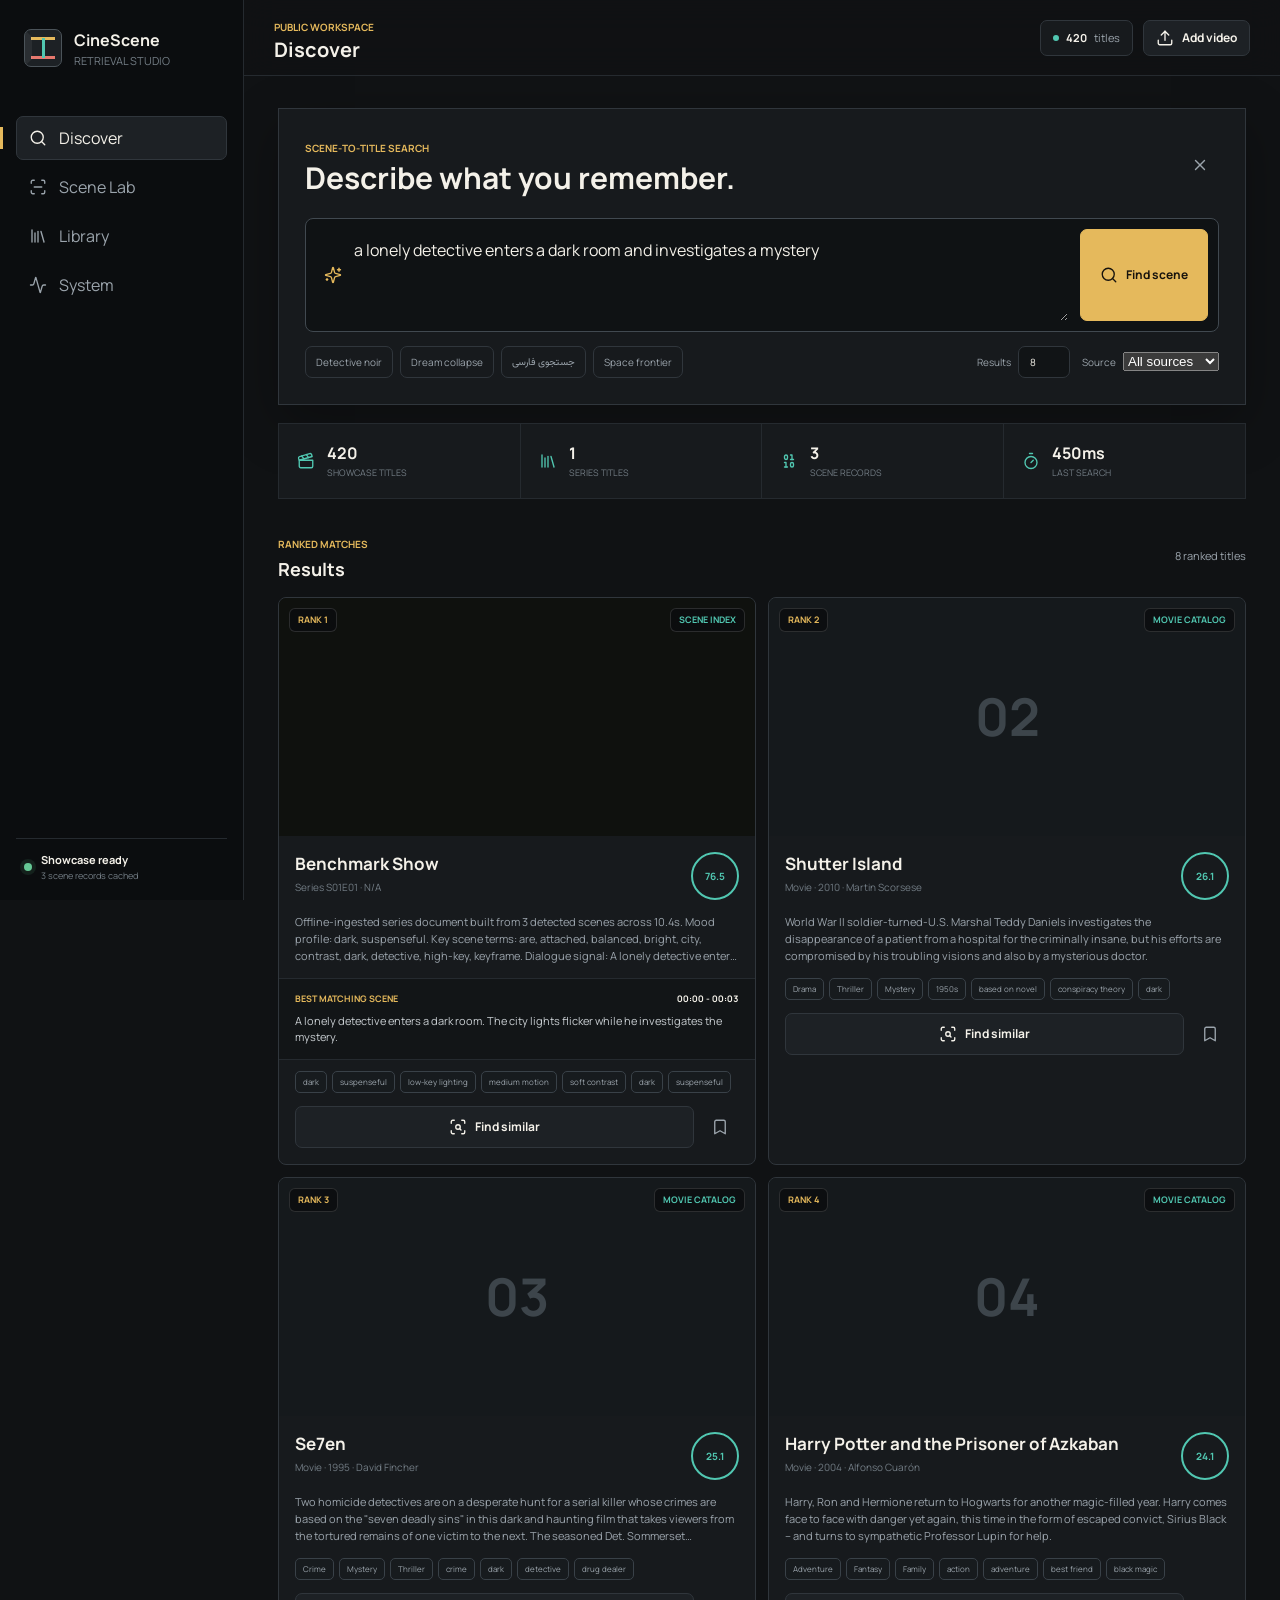
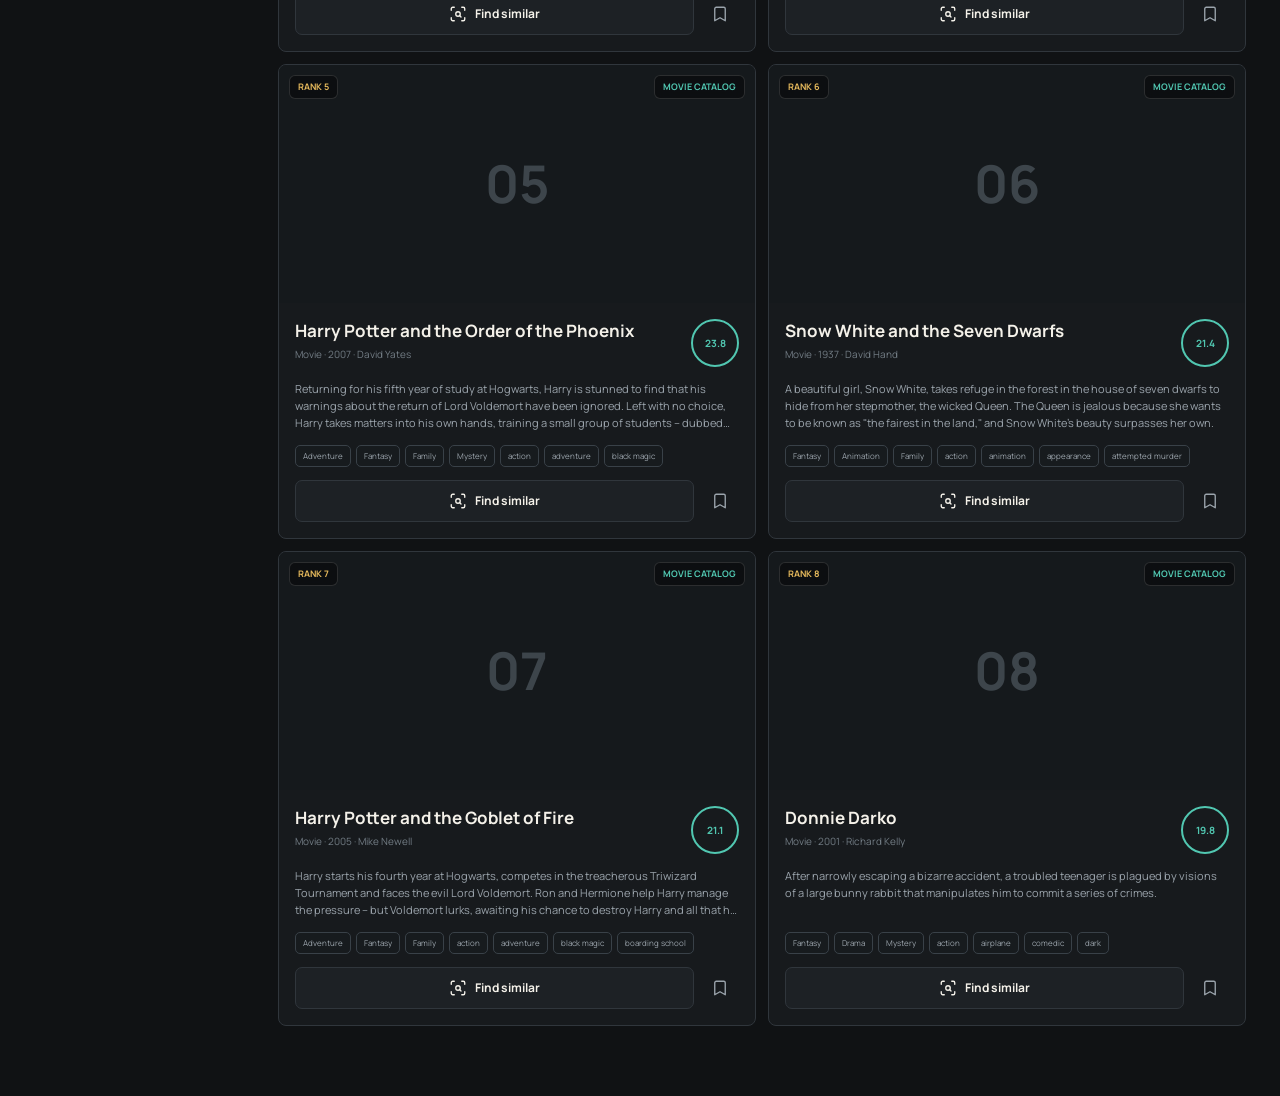
<file: index.html>
<!doctype html>
<html lang="en">
  <head>
    <meta charset="utf-8" />
    <meta name="viewport" content="width=device-width, initial-scale=1" />
    <meta name="theme-color" content="#101214" />
    <meta name="description" content="CineScene retrieves movies and series from a remembered scene." />
    <title>CineScene Retrieval Studio</title>
    <link rel="manifest" href="./manifest.webmanifest" />
    <link rel="icon" href="./assets/icon.svg" type="image/svg+xml" />
    <link rel="apple-touch-icon" href="./assets/icon.svg" />
  <link rel="stylesheet" href="./assets/styles.css?v=20260714-studio-v7" />
  </head>
  <body>
    <div class="app-shell">
      <aside class="sidebar" id="sidebar">
        <a class="brand" href="#discover" data-view-link="discover" aria-label="CineScene home">
          <span class="brand-mark" aria-hidden="true"><span></span></span>
          <span class="brand-copy"><strong>CineScene</strong><small>Retrieval Studio</small></span>
        </a>

        <nav class="primary-nav" aria-label="Workspace">
          <button class="nav-item active" type="button" data-view-link="discover">
            <i data-lucide="search"></i><span>Discover</span>
          </button>
          <button class="nav-item" type="button" data-view-link="scenes">
            <i data-lucide="scan-line"></i><span>Scene Lab</span>
          </button>
          <button class="nav-item" type="button" data-view-link="library">
            <i data-lucide="library"></i><span>Library</span>
          </button>
          <button class="nav-item" type="button" data-view-link="system">
            <i data-lucide="activity"></i><span>System</span>
          </button>
        </nav>

        <div class="sidebar-status">
          <span class="status-dot" id="statusDot"></span>
          <div><strong id="sidebarStatus">Loading catalog</strong><small id="sidebarModel">Public PWA showcase</small></div>
          <button class="icon-button ghost" id="installButton" type="button" title="Install app" aria-label="Install app" hidden>
            <i data-lucide="download"></i>
          </button>
        </div>
      </aside>

      <div class="app-main">
        <header class="topbar">
          <button class="icon-button mobile-menu" id="mobileMenuButton" type="button" aria-label="Open navigation">
            <i data-lucide="menu"></i>
          </button>
          <div><span class="eyebrow">Public workspace</span><h1 id="viewTitle">Discover</h1></div>
          <div class="topbar-actions">
            <div class="engine-chip"><span></span><b id="metricCatalog">-</b> titles</div>
            <button class="button secondary compact" type="button" data-view-link="scenes">
              <i data-lucide="upload"></i><span>Add video</span>
            </button>
          </div>
        </header>

        <main class="content">
          <section class="view active" id="discoverView" data-view="discover">
            <div class="search-stage">
              <div class="search-heading">
                <div><span class="section-kicker">Scene-to-title search</span><h2>Describe what you remember.</h2></div>
                <button class="icon-button ghost" id="clearButton" type="button" title="Clear search" aria-label="Clear search"><i data-lucide="x"></i></button>
              </div>
              <div class="query-composer">
                <i data-lucide="sparkles"></i>
                <textarea id="queryInput" rows="3" dir="auto" placeholder="A detective enters a dark room while the city lights flicker outside..."></textarea>
                <button class="button primary search-button" id="searchButton" type="button"><i data-lucide="search"></i><span>Find scene</span></button>
              </div>
              <div class="search-tools">
                <div class="prompt-list" aria-label="Example searches">
                  <button type="button" data-query="a lonely detective enters a dark room and investigates a mystery">Detective noir</button>
                  <button type="button" data-query="a dream collapses while people run through a rotating hallway">Dream collapse</button>
                  <button type="button" data-query="کارآگاهی تنها وارد اتاقی تاریک می شود و دنبال سرنخ می گردد">جستجوی فارسی</button>
                  <button type="button" data-query="space adventure with an alien civilization and a distant moon">Space frontier</button>
                </div>
                <div class="search-settings">
                  <label>Results <input id="topKInput" type="number" min="3" max="20" value="8" /></label>
                  <label>Source
                    <select id="sourceFilter">
                      <option value="all">All sources</option>
                      <option value="offline">Scene index</option>
                      <option value="movies">Movies</option>
                      <option value="series">Series</option>
                    </select>
                  </label>
                </div>
              </div>
            </div>

            <div class="stat-strip" aria-label="Catalog summary">
              <div><i data-lucide="clapperboard"></i><span><strong id="metricIndexed">-</strong><small>showcase titles</small></span></div>
              <div><i data-lucide="library"></i><span><strong id="metricOffline">-</strong><small>series titles</small></span></div>
              <div><i data-lucide="binary"></i><span><strong id="metricScenes">-</strong><small>scene records</small></span></div>
              <div><i data-lucide="timer"></i><span><strong id="metricLatency">-</strong><small>last search</small></span></div>
            </div>

            <section class="results-section">
              <div class="section-header">
                <div><span class="section-kicker">Ranked matches</span><h3>Results</h3></div>
                <span class="count-label" id="resultMeta">Ready</span>
              </div>
              <div id="results" class="results-grid empty-results">
                <div class="empty-visual"><i data-lucide="scan-search"></i></div>
                <strong>Search by dialogue, action, mood, or a visual memory.</strong>
                <span>Processed media includes scene frames, timestamps, subtitles, and visual descriptions.</span>
              </div>
            </section>
          </section>

          <section class="view" id="scenesView" data-view="scenes">
            <div class="page-heading">
              <div><span class="section-kicker">Offline intelligence</span><h2>Scene Lab</h2></div>
              <div class="health-badge showcase"><span></span>Public showcase mode</div>
            </div>

            <div class="lab-layout">
              <section class="tool-panel upload-panel">
                <div class="panel-heading"><span>01</span><div><h3>Media source</h3><small>Video and subtitle tracks</small></div></div>
                <div class="drop-zone" id="videoDropZone" tabindex="0" role="button">
                  <input id="videoInput" type="file" accept="video/mp4,video/x-matroska,video/webm,video/quicktime,video/*" hidden />
                  <div class="drop-icon"><i data-lucide="file-video-2"></i></div>
                  <strong id="videoDropTitle">Drop a video here</strong>
                  <span id="videoDropMeta">MP4, MKV, MOV, AVI, WEBM</span>
                  <button class="button secondary compact" type="button" id="chooseVideoButton"><i data-lucide="folder-open"></i>Browse</button>
                </div>
                <div class="file-row" id="selectedVideo" hidden>
                  <i data-lucide="film"></i><div><strong></strong><span></span></div>
                  <button class="icon-button ghost" id="removeVideoButton" type="button" aria-label="Remove video"><i data-lucide="trash-2"></i></button>
                </div>
                <label class="field-label">Subtitle tracks
                  <input id="subtitleInput" type="file" accept=".srt,.vtt" multiple />
                </label>
                <button class="button primary full-width" id="previewVideoButton" type="button" disabled><i data-lucide="play"></i><span>Preview selected media</span></button>
                <div class="notice">
                  The public PWA can preview a local file without uploading it. Full scene detection, speech transcription, BLIP captioning, and FAISS indexing run in the repository's FastAPI Studio.
                </div>
              </section>

              <section class="tool-panel pipeline-panel">
                <div class="panel-heading"><span>02</span><div><h3>Intelligence pipeline</h3><small>Implemented in the local runtime</small></div></div>
                <ol class="pipeline-steps">
                  <li class="ready"><span><i data-lucide="scissors"></i></span><div><strong>Adaptive scene boundaries</strong><small>PySceneDetect with OpenCV fallback</small></div></li>
                  <li class="ready"><span><i data-lucide="captions"></i></span><div><strong>Dialogue recovery</strong><small>SRT, VTT, embedded tracks, or faster-whisper</small></div></li>
                  <li class="ready"><span><i data-lucide="image"></i></span><div><strong>Visual understanding</strong><small>BLIP keyframe captions and visual tags</small></div></li>
                  <li class="ready"><span><i data-lucide="binary"></i></span><div><strong>Scene vectors</strong><small>Independent FAISS vector per scene</small></div></li>
                  <li class="ready"><span><i data-lucide="circle-check"></i></span><div><strong>Search ready</strong><small>Movie title, timestamp, transcript, and frame</small></div></li>
                </ol>
              </section>
            </div>

            <section class="timeline-section">
              <div class="section-header"><div><span class="section-kicker">Processed examples</span><h3>Scene timeline</h3></div></div>
              <div id="sceneTimeline" class="media-timeline empty-inline">Loading processed scenes...</div>
            </section>
          </section>

          <section class="view" id="libraryView" data-view="library">
            <div class="page-heading"><div><span class="section-kicker">Browser memory</span><h2>Library</h2></div></div>
            <div class="library-grid">
              <section><div class="section-header"><div><span class="section-kicker">Recent</span><h3>Search history</h3></div></div><div class="library-list" id="historyList"></div></section>
              <section><div class="section-header"><div><span class="section-kicker">Saved</span><h3>Favorites</h3></div></div><div class="library-list" id="favoriteList"></div></section>
            </div>
          </section>

          <section class="view" id="systemView" data-view="system">
            <div class="page-heading"><div><span class="section-kicker">Architecture</span><h2>System</h2></div><span class="status-pill" id="statusPill">Loading catalog</span></div>
            <div class="system-grid">
              <div class="system-card"><span>Public mode</span><strong>Installable PWA</strong><small>Static catalog search and offline app shell</small></div>
              <div class="system-card"><span>Production retrieval</span><strong>Dual FAISS</strong><small>Movie-level and scene-level vector indexes</small></div>
              <div class="system-card"><span>Scene detector</span><strong>AdaptiveDetector</strong><small>Content-aware cuts with bounded scene durations</small></div>
              <div class="system-card"><span>Media intelligence</span><strong>Subtitle + Vision</strong><small>FFmpeg, faster-whisper, and BLIP</small></div>
            </div>
            <section class="diagnostic-panel">
              <div class="section-header"><div><span class="section-kicker">Deployment note</span><h3>Runtime boundary</h3></div></div>
              <p>GitHub Pages hosts this installable showcase. The full upload and GPU pipeline is available from the same interface when the FastAPI backend is running locally or on a Python server.</p>
            </section>
          </section>
        </main>
      </div>
    </div>

    <dialog id="playerDialog" class="player-dialog">
      <div class="player-topbar"><div><strong id="playerTitle">Local media preview</strong><span id="playerTimecode">Browser-only playback</span></div><button class="icon-button ghost" id="closePlayerButton" type="button" aria-label="Close player"><i data-lucide="x"></i></button></div>
      <video id="scenePlayer" controls preload="metadata"></video>
      <div class="player-caption" id="playerCaption">The selected file remains on this device.</div>
    </dialog>

    <div class="toast-region" id="toastRegion" aria-live="polite"></div>
    <script src="./assets/lucide.min.js?v=0.468.0"></script>
  <script src="./assets/app.js?v=20260714-studio-v7"></script>
  </body>
</html>
</file>
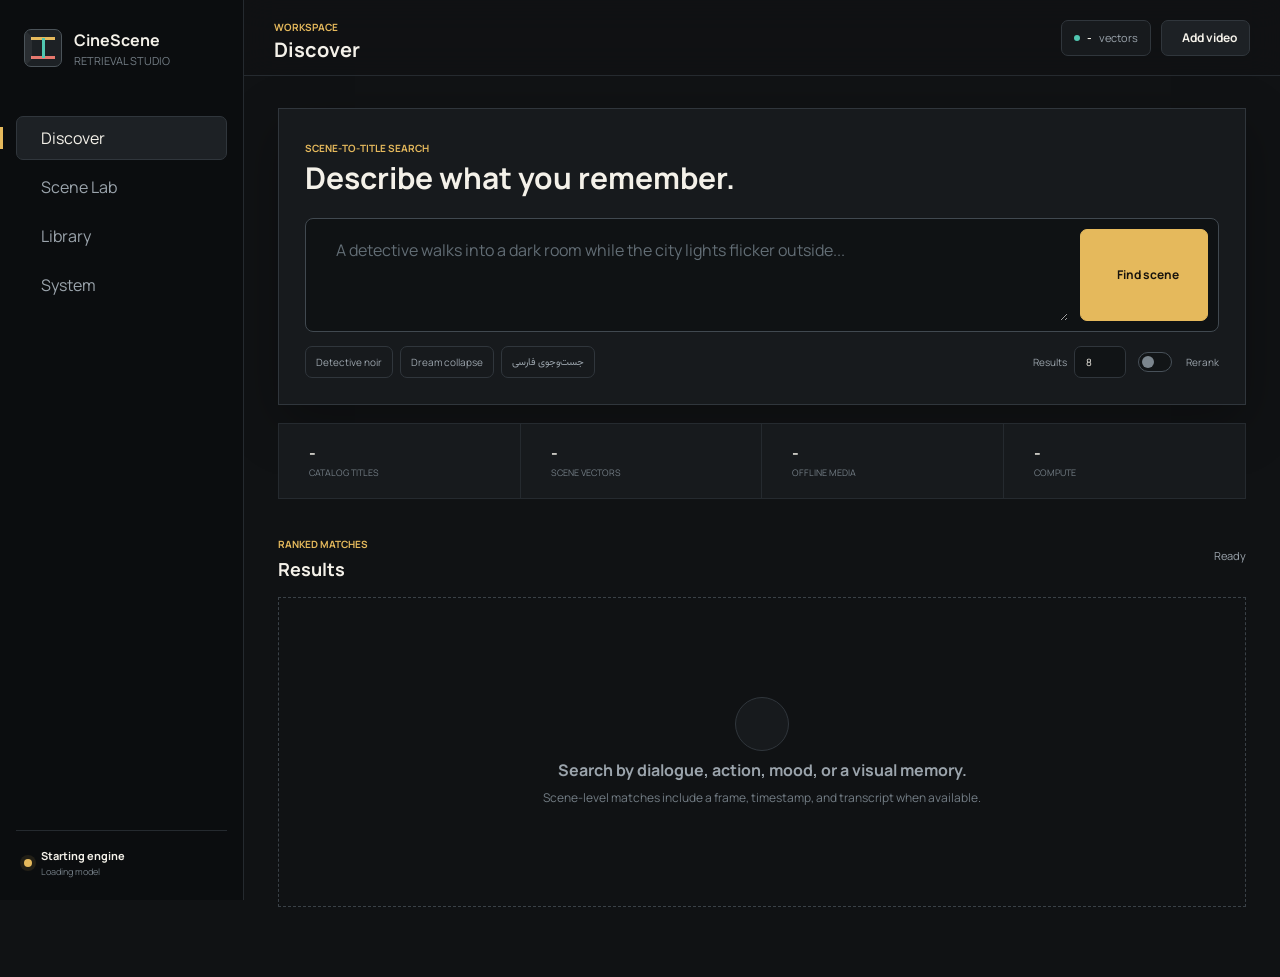
<file: frontend/index.html>
<!doctype html>
<html lang="en">
  <head>
    <meta charset="utf-8" />
    <meta name="viewport" content="width=device-width, initial-scale=1" />
    <meta name="theme-color" content="#101214" />
    <title>CineScene Studio</title>
    <link rel="icon" href="/assets/icon.svg" type="image/svg+xml" />
    <link rel="stylesheet" href="/assets/styles.css?v=20260714-studio-v4" />
  </head>
  <body>
    <div class="app-shell">
      <aside class="sidebar">
        <a class="brand" href="#discover" data-view-link="discover" aria-label="CineScene home">
          <span class="brand-mark" aria-hidden="true"><span></span></span>
          <span class="brand-copy"><strong>CineScene</strong><small>Retrieval Studio</small></span>
        </a>

        <nav class="primary-nav" aria-label="Workspace">
          <button class="nav-item active" type="button" data-view-link="discover">
            <i data-lucide="search"></i><span>Discover</span>
          </button>
          <button class="nav-item" type="button" data-view-link="ingest">
            <i data-lucide="scan-line"></i><span>Scene Lab</span><b id="activeJobBadge" hidden>1</b>
          </button>
          <button class="nav-item" type="button" data-view-link="library">
            <i data-lucide="library"></i><span>Library</span>
          </button>
          <button class="nav-item" type="button" data-view-link="system">
            <i data-lucide="activity"></i><span>System</span>
          </button>
        </nav>

        <div class="sidebar-status">
          <span class="status-dot" id="statusDot"></span>
          <div><strong id="sidebarStatus">Starting engine</strong><small id="sidebarModel">Loading model</small></div>
          <button class="icon-button ghost" id="reloadButton" type="button" title="Reload engine" aria-label="Reload engine">
            <i data-lucide="refresh-cw"></i>
          </button>
        </div>
      </aside>

      <div class="app-main">
        <header class="topbar">
          <button class="icon-button mobile-menu" id="mobileMenuButton" type="button" aria-label="Open navigation">
            <i data-lucide="menu"></i>
          </button>
          <div><span class="eyebrow">Workspace</span><h1 id="viewTitle">Discover</h1></div>
          <div class="topbar-actions">
            <div class="engine-chip"><span></span><b id="engineVectorCount">-</b> vectors</div>
            <button class="button secondary compact" type="button" data-view-link="ingest">
              <i data-lucide="upload"></i><span>Add video</span>
            </button>
          </div>
        </header>

        <main class="content">
          <section class="view active" id="discoverView" data-view="discover">
            <div class="search-stage">
              <div class="search-heading">
                <div><span class="section-kicker">Scene-to-title search</span><h2>Describe what you remember.</h2></div>
                <button class="icon-button ghost" id="clearButton" type="button" title="Clear search" aria-label="Clear search">
                  <i data-lucide="x"></i>
                </button>
              </div>
              <div class="query-composer">
                <i data-lucide="sparkles"></i>
                <textarea id="queryInput" rows="3" dir="auto" placeholder="A detective walks into a dark room while the city lights flicker outside..."></textarea>
                <button class="button primary search-button" id="searchButton" type="button">
                  <i data-lucide="search"></i><span>Find scene</span>
                </button>
              </div>
              <div class="search-tools">
                <div class="prompt-list" aria-label="Example searches">
                  <button type="button" data-query="a lonely detective enters a dark room and investigates a mystery">Detective noir</button>
                  <button type="button" data-query="a dream collapses while people run through a rotating hallway">Dream collapse</button>
                  <button type="button" data-query="کارآگاهی تنها وارد اتاقی تاریک می‌شود و دنبال سرنخ می‌گردد">جست‌وجوی فارسی</button>
                </div>
                <div class="search-settings">
                  <label>Results <input id="topKInput" type="number" min="1" max="20" value="8" /></label>
                  <label class="switch"><input id="rerankInput" type="checkbox" /><span></span>Rerank</label>
                </div>
              </div>
            </div>

            <div class="stat-strip" aria-label="Index summary">
              <div><i data-lucide="clapperboard"></i><span><strong id="metricIndexed">-</strong><small>catalog titles</small></span></div>
              <div><i data-lucide="scan-line"></i><span><strong id="metricScenes">-</strong><small>scene vectors</small></span></div>
              <div><i data-lucide="hard-drive"></i><span><strong id="metricOffline">-</strong><small>offline media</small></span></div>
              <div><i data-lucide="cpu"></i><span><strong id="metricCuda">-</strong><small>compute</small></span></div>
            </div>

            <section class="results-section">
              <div class="section-header">
                <div><span class="section-kicker">Ranked matches</span><h3>Results</h3></div>
                <span class="count-label" id="resultCount">Ready</span>
              </div>
              <div id="results" class="results-grid empty-results">
                <div class="empty-visual"><i data-lucide="scan-search"></i></div>
                <strong>Search by dialogue, action, mood, or a visual memory.</strong>
                <span>Scene-level matches include a frame, timestamp, and transcript when available.</span>
              </div>
            </section>
          </section>

          <section class="view" id="ingestView" data-view="ingest">
            <div class="page-heading">
              <div><span class="section-kicker">Offline intelligence</span><h2>Scene Lab</h2></div>
              <div class="health-badge" id="crawlerHealth"><span></span>Checking pipeline</div>
            </div>

            <div class="lab-layout">
              <section class="tool-panel upload-panel">
                <div class="panel-heading"><span>01</span><div><h3>Media source</h3><small>Video and subtitle tracks</small></div></div>
                <form id="ingestForm">
                  <div class="drop-zone" id="videoDropZone" tabindex="0" role="button">
                    <input id="videoInput" type="file" accept="video/mp4,video/x-matroska,video/webm,video/quicktime,video/*" hidden />
                    <div class="drop-icon"><i data-lucide="file-video-2"></i></div>
                    <strong id="videoDropTitle">Drop a video here</strong>
                    <span id="videoDropMeta">MP4, MKV, MOV, AVI, WEBM</span>
                    <button class="button secondary compact" type="button" id="chooseVideoButton"><i data-lucide="folder-open"></i>Browse</button>
                  </div>

                  <div class="file-row" id="selectedVideo" hidden>
                    <i data-lucide="film"></i><div><strong></strong><span></span></div>
                    <button class="icon-button ghost" id="removeVideoButton" type="button" aria-label="Remove video"><i data-lucide="trash-2"></i></button>
                  </div>

                  <label class="field-label">Title or episode name
                    <input id="movieTitleInput" type="text" placeholder="Auto-detected from filename" />
                  </label>

                  <div class="subtitle-picker">
                    <input id="subtitleInput" type="file" accept=".srt,.vtt" multiple hidden />
                    <div><strong>Subtitle tracks</strong><span id="subtitleSummary">No sidecar selected</span></div>
                    <button class="button secondary compact" id="chooseSubtitleButton" type="button"><i data-lucide="captions"></i>Add</button>
                  </div>
                  <div class="file-stack" id="subtitleList"></div>

                  <div class="analysis-mode">
                    <span>Analysis profile</span>
                    <div class="segmented-control" role="group">
                      <button class="active" type="button" data-analysis-mode="balanced">Balanced</button>
                      <button type="button" data-analysis-mode="deep">Deep vision</button>
                    </div>
                  </div>

                  <div class="option-list">
                    <label class="option-row"><span><i data-lucide="captions"></i><b>Embedded subtitles</b><small>Extract subtitle streams with FFmpeg</small></span><input id="embeddedSubtitleInput" type="checkbox" checked /></label>
                    <label class="option-row"><span><i data-lucide="audio-lines"></i><b>Speech transcription</b><small>Generate timed text when subtitles are absent</small></span><input id="transcribeInput" type="checkbox" /></label>
                    <label class="option-row"><span><i data-lucide="image"></i><b>Visual captioning</b><small>Describe keyframes with the vision model</small></span><input id="visionInput" type="checkbox" /></label>
                  </div>

                  <details class="advanced-options">
                    <summary>Scene detection controls <i data-lucide="chevron-down"></i></summary>
                    <div class="control-grid">
                      <label>Minimum scene <span><input id="uploadMinSceneInput" type="range" min="1" max="20" step="1" value="4" /><output id="uploadMinSceneValue">4s</output></span></label>
                      <label>Maximum scene <span><input id="uploadMaxSceneInput" type="range" min="15" max="120" step="5" value="45" /><output id="uploadMaxSceneValue">45s</output></span></label>
                      <label>Cut sensitivity <span><input id="uploadThresholdInput" type="range" min="0.1" max="0.8" step="0.05" value="0.35" /><output id="uploadThresholdValue">0.35</output></span></label>
                      <label>Sample rate <span><input id="uploadFpsInput" type="range" min="0.5" max="5" step="0.5" value="2" /><output id="uploadFpsValue">2 fps</output></span></label>
                    </div>
                  </details>

                  <button class="button primary full-width" id="startAnalysisButton" type="submit" disabled>
                    <i data-lucide="scan-line"></i><span>Analyze and index video</span>
                  </button>
                </form>
              </section>

              <section class="tool-panel pipeline-panel">
                <div class="panel-heading"><span>02</span><div><h3>Live pipeline</h3><small id="pipelineSummary">Waiting for media</small></div></div>
                <div class="job-progress" id="jobPanel" hidden>
                  <div class="progress-header"><strong id="jobTitle">Preparing media</strong><b id="jobPercent">0%</b></div>
                  <div class="progress-track"><span id="jobBar"></span></div>
                  <span id="jobStatus">Queued</span>
                </div>
                <ol class="pipeline-steps" id="pipelineSteps">
                  <li data-stage="uploaded"><span><i data-lucide="upload-cloud"></i></span><div><strong>Upload</strong><small>Video and subtitle tracks</small></div></li>
                  <li data-stage="scene_detection"><span><i data-lucide="scissors"></i></span><div><strong>Scene boundaries</strong><small>Adaptive content detection</small></div></li>
                  <li data-stage="scene_records_ready"><span><i data-lucide="captions"></i></span><div><strong>Scene intelligence</strong><small>Dialogue, keyframes, mood, vision</small></div></li>
                  <li data-stage="scene_index"><span><i data-lucide="binary"></i></span><div><strong>Vector index</strong><small>One embedding per scene</small></div></li>
                  <li data-stage="ready"><span><i data-lucide="circle-check"></i></span><div><strong>Search ready</strong><small>Available in Discover</small></div></li>
                </ol>

                <div class="pipeline-metrics">
                  <div><strong id="crawlerDocs">-</strong><span>titles</span></div>
                  <div><strong id="crawlerScenes">-</strong><span>scenes</span></div>
                  <div><strong id="crawlerFrames">-</strong><span>frames</span></div>
                </div>
                <div class="notice" id="crawlerNotice">Pipeline is ready.</div>
              </section>
            </div>

            <section class="timeline-section">
              <div class="section-header">
                <div><span class="section-kicker">Processed media</span><h3>Scene timeline</h3></div>
                <button class="icon-button ghost" id="refreshCrawlerButton" type="button" title="Refresh timeline" aria-label="Refresh timeline"><i data-lucide="refresh-cw"></i></button>
              </div>
              <div id="crawlerPreview" class="media-timeline empty-inline">No processed scenes yet.</div>
            </section>

            <section class="folder-section">
              <div class="section-header"><div><span class="section-kicker">Batch workspace</span><h3>Folder crawler</h3></div></div>
              <form id="crawlForm" class="folder-form">
                <label class="field-label">Folder path<input id="crawlPathInput" type="text" placeholder="C:\Movies or D:\Series" /></label>
                <label class="field-label">Title override<input id="crawlTitleInput" type="text" placeholder="Optional" /></label>
                <button class="button secondary" id="probeCrawlerPathButton" type="button"><i data-lucide="folder-search"></i>Probe</button>
                <button class="button primary" type="submit"><i data-lucide="scan-line"></i>Crawl folder</button>
                <input id="crawlMinSceneInput" type="hidden" value="4" />
                <input id="crawlMaxSceneInput" type="hidden" value="45" />
                <input id="crawlThresholdInput" type="hidden" value="0.35" />
                <input id="crawlFpsInput" type="hidden" value="2" />
                <input id="crawlCatalogInput" type="checkbox" checked hidden />
              </form>
              <div class="probe-grid" id="probeList"></div>
            </section>
          </section>

          <section class="view" id="libraryView" data-view="library">
            <div class="page-heading"><div><span class="section-kicker">Personal workspace</span><h2>Library</h2></div></div>
            <div class="library-grid">
              <section><div class="section-header"><div><span class="section-kicker">Recent</span><h3>Search history</h3></div></div><div class="library-list" id="historyList"></div></section>
              <section><div class="section-header"><div><span class="section-kicker">Saved</span><h3>Favorites</h3></div></div><div class="library-list" id="favoriteList"></div></section>
              <section><div class="section-header"><div><span class="section-kicker">Local media</span><h3>Ingestions</h3></div></div><div class="library-list" id="ingestionList"></div></section>
            </div>
          </section>

          <section class="view" id="systemView" data-view="system">
            <div class="page-heading">
              <div><span class="section-kicker">Runtime</span><h2>System</h2></div>
              <button class="button secondary compact" id="rebuildIndexButton" type="button"><i data-lucide="database-backup"></i>Rebuild indexes</button>
            </div>
            <div class="system-grid" id="systemGrid">
              <div class="system-card"><span>Search engine</span><strong id="systemSearchState">Checking</strong><small id="systemSearchDetail">-</small></div>
              <div class="system-card"><span>Scene detector</span><strong id="systemDetectorState">Checking</strong><small id="systemDetectorDetail">-</small></div>
              <div class="system-card"><span>Subtitle engine</span><strong id="systemSubtitleState">Checking</strong><small id="systemSubtitleDetail">-</small></div>
              <div class="system-card"><span>Vision engine</span><strong id="systemVisionState">Checking</strong><small id="systemVisionDetail">-</small></div>
            </div>
            <section class="diagnostic-panel"><div class="section-header"><div><span class="section-kicker">Index diagnostics</span><h3>Runtime report</h3></div></div><pre id="runtimeReport">Loading...</pre></section>
          </section>
        </main>
      </div>
    </div>

    <dialog id="playerDialog" class="player-dialog">
      <div class="player-topbar"><div><strong id="playerTitle">Scene preview</strong><span id="playerTimecode">00:00</span></div><button class="icon-button ghost" id="closePlayerButton" type="button" aria-label="Close player"><i data-lucide="x"></i></button></div>
      <video id="scenePlayer" controls preload="metadata"></video>
      <div class="player-caption" id="playerCaption"></div>
    </dialog>

    <div class="toast-region" id="toastRegion" aria-live="polite"></div>
    <script src="/assets/lucide.min.js?v=0.468.0"></script>
    <script src="/assets/app.js?v=20260714-studio-v4"></script>
  </body>
</html>
</file>
<file: assets/styles.css>
@font-face {
  font-family: "Manrope";
  src: url("./manrope-latin.woff2") format("woff2");
  font-style: normal;
  font-weight: 400 800;
  font-display: swap;
}

@font-face {
  font-family: "Vazirmatn";
  src: url("./vazirmatn-arabic.woff2") format("woff2");
  font-style: normal;
  font-weight: 400 800;
  font-display: swap;
  unicode-range: U+0600-06FF, U+0750-077F, U+08A0-08FF, U+FB50-FDFF, U+FE70-FEFF;
}

@font-face {
  font-family: "Vazirmatn";
  src: url("./vazirmatn-latin.woff2") format("woff2");
  font-style: normal;
  font-weight: 400 800;
  font-display: swap;
  unicode-range: U+0000-024F;
}

:root {
  color-scheme: dark;
  --bg: #101214;
  --sidebar: #0b0d0f;
  --surface: #171a1d;
  --surface-2: #1d2125;
  --surface-3: #242a2f;
  --ink: #f4f1e9;
  --muted: #9ba4ac;
  --subtle: #737d85;
  --line: #30363c;
  --line-soft: #252a2f;
  --amber: #e5b95c;
  --teal: #51c7b1;
  --coral: #e6786e;
  --blue: #7ea4df;
  --success: #65c895;
  --danger: #ef8078;
  --shadow: 0 18px 50px rgba(0, 0, 0, 0.28);
}

* {
  box-sizing: border-box;
}

html {
  background: var(--bg);
}

body {
  margin: 0;
  min-width: 320px;
  min-height: 100vh;
  background: var(--bg);
  color: var(--ink);
  font-family: "Manrope", "Vazirmatn", "Segoe UI", sans-serif;
  letter-spacing: 0;
}

button,
input,
textarea,
output {
  font: inherit;
  letter-spacing: 0;
}

button {
  cursor: pointer;
}

button:disabled {
  cursor: not-allowed;
  opacity: 0.48;
}

button:focus-visible,
input:focus-visible,
textarea:focus-visible,
summary:focus-visible,
.drop-zone:focus-visible {
  outline: 2px solid var(--amber);
  outline-offset: 2px;
}

svg {
  width: 18px;
  height: 18px;
  stroke-width: 1.8;
  flex: 0 0 auto;
}

[hidden] {
  display: none !important;
}

.app-shell {
  min-height: 100vh;
}

.sidebar {
  position: fixed;
  inset: 0 auto 0 0;
  z-index: 30;
  width: 244px;
  padding: 22px 16px 18px;
  display: flex;
  flex-direction: column;
  background: var(--sidebar);
  border-right: 1px solid var(--line-soft);
}

.brand {
  min-height: 52px;
  padding: 5px 8px;
  display: flex;
  align-items: center;
  gap: 12px;
  color: var(--ink);
  text-decoration: none;
}

.brand-mark {
  position: relative;
  width: 38px;
  height: 38px;
  border: 1px solid #4b5359;
  border-radius: 7px;
  background: var(--surface-2);
  overflow: hidden;
}

.brand-mark::before,
.brand-mark::after,
.brand-mark span {
  content: "";
  position: absolute;
}

.brand-mark::before {
  inset: 7px 6px;
  border-top: 3px solid var(--amber);
  border-bottom: 3px solid var(--coral);
}

.brand-mark::after {
  top: 8px;
  bottom: 8px;
  left: 17px;
  width: 3px;
  background: var(--teal);
}

.brand-mark span {
  inset: 0;
  border: 7px solid transparent;
  border-left-color: rgba(255, 255, 255, 0.06);
}

.brand-copy {
  display: grid;
  gap: 2px;
  min-width: 0;
}

.brand-copy strong {
  font-size: 16px;
}

.brand-copy small {
  color: var(--subtle);
  font-size: 11px;
  text-transform: uppercase;
}

.primary-nav {
  margin-top: 42px;
  display: grid;
  gap: 5px;
}

.nav-item {
  position: relative;
  width: 100%;
  min-height: 44px;
  padding: 0 12px;
  display: flex;
  align-items: center;
  gap: 12px;
  border: 1px solid transparent;
  border-radius: 7px;
  background: transparent;
  color: var(--muted);
  text-align: left;
  transition: color 150ms ease, background 150ms ease, border-color 150ms ease;
}

.nav-item:hover {
  color: var(--ink);
  background: var(--surface);
}

.nav-item.active {
  color: var(--ink);
  background: var(--surface-2);
  border-color: var(--line);
}

.nav-item.active::before {
  content: "";
  position: absolute;
  left: -17px;
  width: 3px;
  height: 22px;
  background: var(--amber);
}

.nav-item b {
  min-width: 18px;
  height: 18px;
  margin-left: auto;
  padding: 0 5px;
  display: grid;
  place-items: center;
  border-radius: 50%;
  background: var(--coral);
  color: #17110e;
  font-size: 10px;
}

.sidebar-status {
  margin-top: auto;
  padding: 13px 8px 0;
  display: grid;
  grid-template-columns: auto minmax(0, 1fr) auto;
  align-items: center;
  gap: 9px;
  border-top: 1px solid var(--line-soft);
}

.status-dot,
.health-badge span,
.engine-chip span {
  width: 8px;
  height: 8px;
  border-radius: 50%;
  background: var(--amber);
  box-shadow: 0 0 0 4px rgba(229, 185, 92, 0.1);
}

.status-dot.ok,
.health-badge.ok span {
  background: var(--success);
  box-shadow: 0 0 0 4px rgba(101, 200, 149, 0.1);
}

.status-dot.error,
.health-badge.error span {
  background: var(--danger);
  box-shadow: 0 0 0 4px rgba(239, 128, 120, 0.1);
}

.sidebar-status div {
  min-width: 0;
  display: grid;
  gap: 2px;
}

.sidebar-status strong,
.sidebar-status small {
  overflow: hidden;
  text-overflow: ellipsis;
  white-space: nowrap;
}

.sidebar-status strong {
  font-size: 11px;
}

.sidebar-status small {
  color: var(--subtle);
  font-size: 9px;
}

.app-main {
  min-height: 100vh;
  margin-left: 244px;
}

.topbar {
  position: sticky;
  top: 0;
  z-index: 20;
  min-height: 76px;
  padding: 12px 30px;
  display: flex;
  align-items: center;
  justify-content: space-between;
  gap: 18px;
  background: rgba(16, 18, 20, 0.94);
  border-bottom: 1px solid var(--line-soft);
  backdrop-filter: blur(16px);
}

.topbar h1 {
  margin: 2px 0 0;
  font-size: 20px;
  line-height: 1.2;
}

.eyebrow,
.section-kicker {
  color: var(--amber);
  font-size: 10px;
  font-weight: 700;
  text-transform: uppercase;
}

.topbar-actions {
  display: flex;
  align-items: center;
  gap: 10px;
}

.engine-chip {
  height: 36px;
  padding: 0 12px;
  display: flex;
  align-items: center;
  gap: 7px;
  border: 1px solid var(--line);
  border-radius: 7px;
  background: var(--surface);
  color: var(--muted);
  font-size: 11px;
}

.engine-chip span {
  width: 6px;
  height: 6px;
  background: var(--teal);
  box-shadow: none;
}

.engine-chip b {
  color: var(--ink);
}

.content {
  width: min(1520px, 100%);
  margin: 0 auto;
  padding: 32px 34px 70px;
}

.view {
  display: none;
}

.view.active {
  display: block;
  animation: view-in 220ms ease;
}

@keyframes view-in {
  from { opacity: 0; transform: translateY(5px); }
  to { opacity: 1; transform: translateY(0); }
}

.page-heading,
.section-header,
.search-heading {
  display: flex;
  align-items: center;
  justify-content: space-between;
  gap: 18px;
}

.page-heading {
  margin-bottom: 26px;
}

.page-heading h2,
.search-heading h2,
.section-header h3 {
  margin: 4px 0 0;
  letter-spacing: 0;
}

.page-heading h2,
.search-heading h2 {
  font-size: 30px;
  line-height: 1.15;
}

.section-header h3 {
  font-size: 18px;
}

.button,
.icon-button,
.prompt-list button,
.segmented-control button {
  border: 1px solid var(--line);
  border-radius: 7px;
  color: var(--ink);
  background: var(--surface-2);
  transition: transform 150ms ease, border-color 150ms ease, background 150ms ease, color 150ms ease;
}

.button:hover:not(:disabled),
.icon-button:hover:not(:disabled),
.prompt-list button:hover,
.segmented-control button:hover {
  transform: translateY(-1px);
  border-color: #59626a;
}

.button {
  min-height: 42px;
  padding: 0 15px;
  display: inline-flex;
  align-items: center;
  justify-content: center;
  gap: 8px;
  font-weight: 700;
  font-size: 12px;
}

.button.primary {
  background: var(--amber);
  border-color: var(--amber);
  color: #17130d;
}

.button.primary:hover:not(:disabled) {
  background: #f0c66d;
  border-color: #f0c66d;
}

.button.secondary {
  background: var(--surface-2);
}

.button.compact {
  min-height: 36px;
  padding: 0 12px;
}

.full-width {
  width: 100%;
}

.icon-button {
  width: 38px;
  height: 38px;
  padding: 0;
  display: grid;
  place-items: center;
}

.icon-button.ghost {
  background: transparent;
  border-color: transparent;
  color: var(--muted);
}

.mobile-menu {
  display: none;
}

.search-stage {
  padding: 26px;
  border: 1px solid var(--line);
  background: var(--surface);
  box-shadow: var(--shadow);
}

.query-composer {
  margin-top: 22px;
  padding: 10px 10px 10px 18px;
  display: grid;
  grid-template-columns: auto minmax(0, 1fr) auto;
  align-items: center;
  gap: 12px;
  border: 1px solid #414950;
  border-radius: 8px;
  background: #0f1214;
}

.query-composer > svg {
  color: var(--amber);
}

.query-composer:focus-within {
  border-color: var(--amber);
  box-shadow: 0 0 0 3px rgba(229, 185, 92, 0.09);
}

.query-composer textarea {
  width: 100%;
  min-height: 62px;
  max-height: 180px;
  padding: 9px 0;
  resize: vertical;
  border: 0;
  outline: 0;
  background: transparent;
  color: var(--ink);
  font-family: "Manrope", "Vazirmatn", "Segoe UI", sans-serif;
  font-size: 16px;
  line-height: 1.55;
}

.query-composer textarea::placeholder,
input::placeholder {
  color: #626d75;
}

.search-button {
  align-self: stretch;
  min-width: 128px;
}

.search-tools {
  margin-top: 14px;
  display: flex;
  align-items: center;
  justify-content: space-between;
  gap: 14px;
}

.prompt-list {
  display: flex;
  flex-wrap: wrap;
  gap: 7px;
}

.prompt-list button {
  min-height: 32px;
  padding: 0 10px;
  color: var(--muted);
  background: transparent;
  font-size: 10px;
}

.search-settings {
  display: flex;
  align-items: center;
  gap: 12px;
  color: var(--muted);
  font-size: 10px;
}

.search-settings label {
  display: flex;
  align-items: center;
  gap: 7px;
}

input[type="number"],
input[type="text"] {
  min-height: 40px;
  width: 100%;
  padding: 0 11px;
  border: 1px solid var(--line);
  border-radius: 7px;
  outline: 0;
  background: #111416;
  color: var(--ink);
}

.search-settings input[type="number"] {
  width: 52px;
  min-height: 32px;
}

.switch input,
.option-row > input {
  appearance: none;
  width: 34px;
  height: 20px;
  margin: 0;
  border: 1px solid #485159;
  border-radius: 12px;
  background: #121517;
  position: relative;
  transition: background 150ms ease, border-color 150ms ease;
}

.switch input::after,
.option-row > input::after {
  content: "";
  position: absolute;
  top: 3px;
  left: 3px;
  width: 12px;
  height: 12px;
  border-radius: 50%;
  background: #7b858d;
  transition: transform 150ms ease, background 150ms ease;
}

.switch input:checked,
.option-row > input:checked {
  border-color: var(--teal);
  background: rgba(81, 199, 177, 0.14);
}

.switch input:checked::after,
.option-row > input:checked::after {
  transform: translateX(14px);
  background: var(--teal);
}

.stat-strip {
  margin: 18px 0 32px;
  display: grid;
  grid-template-columns: repeat(4, minmax(0, 1fr));
  border: 1px solid var(--line-soft);
  background: var(--surface);
}

.stat-strip > div {
  min-height: 74px;
  padding: 15px 18px;
  display: flex;
  align-items: center;
  gap: 12px;
  border-right: 1px solid var(--line-soft);
}

.stat-strip > div:last-child {
  border-right: 0;
}

.stat-strip svg {
  color: var(--teal);
}

.stat-strip span {
  display: grid;
  gap: 2px;
}

.stat-strip strong {
  font-size: 16px;
}

.stat-strip small {
  color: var(--subtle);
  font-size: 9px;
  text-transform: uppercase;
}

.count-label {
  color: var(--muted);
  font-size: 11px;
}

.results-grid {
  margin-top: 16px;
  display: grid;
  grid-template-columns: repeat(2, minmax(0, 1fr));
  gap: 12px;
}

.empty-results {
  min-height: 310px;
  grid-template-columns: 1fr;
  place-items: center;
  align-content: center;
  gap: 8px;
  border: 1px dashed #3a4147;
  color: var(--muted);
  text-align: center;
}

.empty-results > span {
  max-width: 540px;
  color: var(--subtle);
  font-size: 12px;
}

.empty-visual {
  width: 54px;
  height: 54px;
  display: grid;
  place-items: center;
  border: 1px solid var(--line);
  border-radius: 50%;
  color: var(--amber);
  background: var(--surface);
}

.empty-visual svg {
  width: 24px;
  height: 24px;
}

.result-card {
  min-width: 0;
  overflow: hidden;
  border: 1px solid var(--line);
  border-radius: 8px;
  background: var(--surface);
  transition: border-color 150ms ease, transform 150ms ease;
}

.result-card:hover {
  transform: translateY(-2px);
  border-color: #4a535a;
}

.result-media {
  position: relative;
  aspect-ratio: 16 / 8;
  overflow: hidden;
  background: #0b0d0f;
}

.result-media img {
  width: 100%;
  height: 100%;
  display: block;
  object-fit: cover;
}

.result-media.no-image {
  display: grid;
  place-items: center;
  background: #15191c;
}

.result-media.no-image > .placeholder-number {
  color: #3d454b;
  font-size: 52px;
  font-weight: 700;
}

.result-rank,
.result-source {
  position: absolute;
  top: 10px;
  min-height: 24px;
  padding: 0 8px;
  display: flex;
  align-items: center;
  border: 1px solid rgba(255, 255, 255, 0.13);
  border-radius: 6px;
  background: rgba(11, 13, 15, 0.82);
  backdrop-filter: blur(8px);
  font-size: 9px;
  font-weight: 700;
  text-transform: uppercase;
}

.result-rank {
  left: 10px;
  color: var(--amber);
}

.result-source {
  right: 10px;
  color: var(--teal);
}

.result-body {
  padding: 16px;
}

.result-title-row {
  display: flex;
  justify-content: space-between;
  gap: 14px;
}

.result-title-row h4 {
  margin: 0;
  min-width: 0;
  overflow-wrap: anywhere;
  font-size: 17px;
}

.result-title-row small {
  display: block;
  margin-top: 5px;
  color: var(--subtle);
  font-size: 10px;
}

.score-ring {
  width: 48px;
  height: 48px;
  flex: 0 0 auto;
  display: grid;
  place-items: center;
  border: 2px solid var(--teal);
  border-radius: 50%;
  color: var(--teal);
  font-size: 10px;
  font-weight: 700;
}

.result-overview {
  min-height: 52px;
  margin: 13px 0;
  color: var(--muted);
  font-size: 11px;
  line-height: 1.55;
  display: -webkit-box;
  -webkit-line-clamp: 3;
  -webkit-box-orient: vertical;
  overflow: hidden;
}

.matched-scene {
  margin: 0 -16px;
  padding: 13px 16px;
  background: #121517;
  border-top: 1px solid var(--line-soft);
  border-bottom: 1px solid var(--line-soft);
}

.scene-label {
  display: flex;
  align-items: center;
  justify-content: space-between;
  gap: 10px;
  color: var(--amber);
  font-size: 9px;
  font-weight: 700;
  text-transform: uppercase;
}

.scene-label time {
  color: var(--ink);
  font-variant-numeric: tabular-nums;
}

.matched-scene p {
  margin: 8px 0 0;
  color: #c9ced2;
  font-size: 11px;
  line-height: 1.5;
}

.chip-row {
  margin-top: 11px;
  display: flex;
  flex-wrap: wrap;
  gap: 5px;
}

.chip {
  min-height: 22px;
  padding: 3px 7px;
  display: inline-flex;
  align-items: center;
  border: 1px solid #394148;
  border-radius: 5px;
  color: var(--muted);
  background: #171b1e;
  font-size: 8px;
  overflow-wrap: anywhere;
}

.result-actions {
  margin-top: 13px;
  display: flex;
  align-items: center;
  gap: 7px;
}

.result-actions .button {
  flex: 1;
}

.health-badge {
  min-height: 34px;
  padding: 0 11px;
  display: flex;
  align-items: center;
  gap: 8px;
  border: 1px solid var(--line);
  border-radius: 7px;
  color: var(--muted);
  background: var(--surface);
  font-size: 10px;
}

.lab-layout {
  display: grid;
  grid-template-columns: minmax(0, 1.15fr) minmax(340px, 0.85fr);
  gap: 16px;
  align-items: start;
}

.tool-panel {
  border: 1px solid var(--line);
  border-radius: 8px;
  background: var(--surface);
}

.upload-panel,
.pipeline-panel {
  padding: 20px;
}

.pipeline-panel {
  position: sticky;
  top: 98px;
}

.panel-heading {
  display: flex;
  align-items: center;
  gap: 11px;
  margin-bottom: 18px;
}

.panel-heading > span {
  width: 30px;
  height: 30px;
  display: grid;
  place-items: center;
  border: 1px solid var(--line);
  border-radius: 6px;
  color: var(--amber);
  font-size: 9px;
  font-weight: 700;
}

.panel-heading h3 {
  margin: 0;
  font-size: 15px;
}

.panel-heading small {
  display: block;
  margin-top: 3px;
  color: var(--subtle);
  font-size: 9px;
}

.drop-zone {
  min-height: 210px;
  padding: 26px;
  display: flex;
  flex-direction: column;
  align-items: center;
  justify-content: center;
  gap: 8px;
  border: 1px dashed #48525a;
  border-radius: 8px;
  background: #111416;
  text-align: center;
  transition: border-color 150ms ease, background 150ms ease;
}

.drop-zone.dragging {
  border-color: var(--teal);
  background: rgba(81, 199, 177, 0.05);
}

.drop-zone > span {
  color: var(--subtle);
  font-size: 9px;
}

.drop-zone .button {
  margin-top: 8px;
}

.drop-icon {
  width: 52px;
  height: 52px;
  display: grid;
  place-items: center;
  border: 1px solid #3b444b;
  border-radius: 50%;
  color: var(--teal);
  background: var(--surface-2);
}

.drop-icon svg {
  width: 23px;
  height: 23px;
}

.file-row,
.subtitle-picker {
  min-height: 58px;
  margin-top: 12px;
  padding: 9px 11px;
  display: flex;
  align-items: center;
  gap: 10px;
  border: 1px solid var(--line-soft);
  border-radius: 7px;
  background: #131619;
}

.file-row > svg,
.subtitle-picker > div:first-child svg {
  color: var(--blue);
}

.file-row div,
.subtitle-picker div {
  min-width: 0;
  display: grid;
  gap: 2px;
}

.file-row div {
  flex: 1;
}

.file-row strong,
.file-row span,
.subtitle-picker strong,
.subtitle-picker span {
  overflow: hidden;
  text-overflow: ellipsis;
  white-space: nowrap;
}

.file-row strong,
.subtitle-picker strong {
  font-size: 10px;
}

.file-row span,
.subtitle-picker span {
  color: var(--subtle);
  font-size: 8px;
}

.subtitle-picker > div {
  flex: 1;
}

.field-label {
  margin-top: 13px;
  display: grid;
  gap: 7px;
  color: var(--muted);
  font-size: 10px;
}

.file-stack {
  display: flex;
  flex-wrap: wrap;
  gap: 6px;
  margin-top: 7px;
}

.file-stack span {
  padding: 5px 7px;
  border: 1px solid var(--line-soft);
  border-radius: 5px;
  color: var(--muted);
  background: #121517;
  font-size: 8px;
}

.analysis-mode {
  margin-top: 18px;
  display: flex;
  align-items: center;
  justify-content: space-between;
  gap: 12px;
  color: var(--muted);
  font-size: 10px;
}

.segmented-control {
  display: grid;
  grid-template-columns: 1fr 1fr;
  padding: 3px;
  border: 1px solid var(--line);
  border-radius: 7px;
  background: #111416;
}

.segmented-control button {
  min-height: 31px;
  padding: 0 11px;
  border-color: transparent;
  background: transparent;
  color: var(--subtle);
  font-size: 9px;
}

.segmented-control button.active {
  background: var(--surface-3);
  color: var(--ink);
  border-color: #3d454c;
}

.option-list {
  margin-top: 14px;
  border-top: 1px solid var(--line-soft);
}

.option-row {
  min-height: 58px;
  padding: 9px 2px;
  display: flex;
  align-items: center;
  justify-content: space-between;
  gap: 14px;
  border-bottom: 1px solid var(--line-soft);
}

.option-row > span {
  min-width: 0;
  display: grid;
  grid-template-columns: auto 1fr;
  gap: 2px 9px;
}

.option-row svg {
  grid-row: 1 / 3;
  align-self: center;
  color: var(--subtle);
}

.option-row b {
  font-size: 10px;
}

.option-row small {
  color: var(--subtle);
  font-size: 8px;
}

.advanced-options {
  margin: 14px 0;
  border: 1px solid var(--line-soft);
  border-radius: 7px;
  background: #131619;
}

.advanced-options summary {
  min-height: 42px;
  padding: 0 11px;
  display: flex;
  align-items: center;
  justify-content: space-between;
  color: var(--muted);
  cursor: pointer;
  list-style: none;
  font-size: 9px;
}

.advanced-options summary::-webkit-details-marker {
  display: none;
}

.advanced-options[open] summary svg {
  transform: rotate(180deg);
}

.control-grid {
  padding: 11px;
  display: grid;
  grid-template-columns: 1fr 1fr;
  gap: 14px;
  border-top: 1px solid var(--line-soft);
}

.control-grid label {
  display: grid;
  gap: 7px;
  color: var(--muted);
  font-size: 8px;
}

.control-grid label span {
  display: grid;
  grid-template-columns: 1fr 48px;
  align-items: center;
  gap: 8px;
}

input[type="range"] {
  accent-color: var(--amber);
}

.control-grid output {
  color: var(--ink);
  text-align: right;
  font-size: 8px;
}

.job-progress {
  margin-bottom: 17px;
  padding: 12px;
  border: 1px solid #3b444a;
  border-radius: 7px;
  background: #121517;
}

.progress-header {
  display: flex;
  justify-content: space-between;
  gap: 12px;
  font-size: 9px;
}

.progress-header b {
  color: var(--amber);
}

.progress-track {
  height: 5px;
  margin: 10px 0 7px;
  overflow: hidden;
  border-radius: 4px;
  background: #2a3035;
}

.progress-track span {
  display: block;
  width: 0;
  height: 100%;
  background: var(--teal);
  transition: width 240ms ease;
}

.job-progress > span {
  display: block;
  overflow: hidden;
  color: var(--subtle);
  font-size: 8px;
  text-overflow: ellipsis;
  white-space: nowrap;
}

.pipeline-steps {
  margin: 0;
  padding: 0;
  list-style: none;
}

.pipeline-steps li {
  position: relative;
  min-height: 63px;
  display: grid;
  grid-template-columns: 34px 1fr;
  align-items: center;
  gap: 11px;
}

.pipeline-steps li:not(:last-child)::after {
  content: "";
  position: absolute;
  left: 16px;
  top: 48px;
  bottom: -15px;
  width: 1px;
  background: var(--line);
}

.pipeline-steps li > span {
  width: 34px;
  height: 34px;
  z-index: 1;
  display: grid;
  place-items: center;
  border: 1px solid var(--line);
  border-radius: 50%;
  color: var(--subtle);
  background: var(--surface);
}

.pipeline-steps li.active > span {
  color: var(--amber);
  border-color: var(--amber);
}

.pipeline-steps li.complete > span {
  color: var(--success);
  border-color: var(--success);
  background: rgba(101, 200, 149, 0.08);
}

.pipeline-steps li div {
  display: grid;
  gap: 3px;
}

.pipeline-steps strong {
  font-size: 10px;
}

.pipeline-steps small {
  color: var(--subtle);
  font-size: 8px;
}

.pipeline-metrics {
  margin-top: 20px;
  display: grid;
  grid-template-columns: repeat(3, 1fr);
  border: 1px solid var(--line-soft);
}

.pipeline-metrics div {
  min-height: 57px;
  display: grid;
  place-items: center;
  align-content: center;
  gap: 3px;
  border-right: 1px solid var(--line-soft);
}

.pipeline-metrics div:last-child {
  border-right: 0;
}

.pipeline-metrics strong {
  font-size: 14px;
}

.pipeline-metrics span {
  color: var(--subtle);
  font-size: 7px;
  text-transform: uppercase;
}

.notice {
  margin-top: 12px;
  padding: 10px;
  border-left: 2px solid var(--blue);
  color: var(--muted);
  background: #13171a;
  font-size: 9px;
  line-height: 1.5;
}

.notice[data-mode="ok"] { border-color: var(--success); }
.notice[data-mode="error"] { border-color: var(--danger); color: #f2aaa5; }

.status-pill {
  min-height: 30px;
  padding: 7px 10px;
  border: 1px solid var(--line);
  border-radius: 7px;
  background: var(--surface);
  color: var(--muted);
  font-size: 9px;
}

.status-pill.ok { color: var(--success); border-color: rgba(79, 209, 157, 0.42); }
.status-pill.warn { color: var(--amber); border-color: rgba(229, 185, 92, 0.42); }
.pipeline-steps li.ready > span { border-color: var(--success); color: var(--success); }
.icon-button.selected { border-color: var(--amber); color: var(--amber); }
.diagnostic-panel p {
  margin: 13px 0 0;
  padding: 16px;
  border: 1px solid var(--line);
  border-radius: 8px;
  background: var(--surface);
  color: var(--muted);
  font-size: 10px;
  line-height: 1.7;
}

.timeline-section,
.folder-section {
  margin-top: 34px;
}

.media-timeline {
  margin-top: 15px;
  display: grid;
  gap: 12px;
}

.empty-inline {
  min-height: 110px;
  place-items: center;
  border: 1px dashed var(--line);
  color: var(--subtle);
  font-size: 10px;
}

.timeline-media {
  padding: 15px;
  border: 1px solid var(--line);
  border-radius: 8px;
  background: var(--surface);
}

.timeline-media-header {
  display: flex;
  align-items: center;
  justify-content: space-between;
  gap: 12px;
}

.timeline-media-header h4 {
  margin: 0;
  font-size: 13px;
}

.timeline-media-header span {
  color: var(--muted);
  font-size: 9px;
}

.scene-strip {
  margin-top: 12px;
  display: grid;
  grid-template-columns: repeat(4, minmax(0, 1fr));
  gap: 8px;
}

.scene-tile {
  min-width: 0;
  overflow: hidden;
  border: 1px solid var(--line-soft);
  border-radius: 6px;
  background: #111416;
}

.scene-tile img,
.scene-tile .frame-placeholder {
  width: 100%;
  aspect-ratio: 16 / 9;
  display: block;
  object-fit: cover;
  background: #0a0c0e;
}

.scene-tile div {
  padding: 8px;
}

.scene-tile strong,
.scene-tile p {
  overflow: hidden;
  display: -webkit-box;
  -webkit-box-orient: vertical;
}

.scene-tile strong {
  color: var(--amber);
  font-size: 8px;
  -webkit-line-clamp: 1;
}

.scene-tile p {
  min-height: 32px;
  margin: 5px 0 0;
  color: var(--muted);
  font-size: 8px;
  line-height: 1.4;
  -webkit-line-clamp: 3;
}

.folder-form {
  margin-top: 15px;
  padding: 14px;
  display: grid;
  grid-template-columns: minmax(240px, 1.5fr) minmax(180px, 1fr) auto auto;
  align-items: end;
  gap: 10px;
  border: 1px solid var(--line);
  background: var(--surface);
}

.folder-form .field-label {
  margin: 0;
}

.probe-grid {
  margin-top: 10px;
  display: grid;
  grid-template-columns: repeat(3, minmax(0, 1fr));
  gap: 8px;
}

.probe-item {
  min-width: 0;
  padding: 10px;
  border: 1px solid var(--line-soft);
  background: var(--surface);
}

.probe-item strong,
.probe-item span {
  display: block;
  overflow: hidden;
  text-overflow: ellipsis;
  white-space: nowrap;
}

.probe-item strong { font-size: 9px; }
.probe-item span { margin-top: 4px; color: var(--subtle); font-size: 8px; }

.library-grid {
  display: grid;
  grid-template-columns: repeat(3, minmax(0, 1fr));
  gap: 16px;
}

.library-grid > section {
  min-width: 0;
}

.library-list {
  margin-top: 12px;
  display: grid;
  gap: 7px;
}

.library-item {
  width: 100%;
  min-height: 67px;
  padding: 11px;
  display: grid;
  gap: 4px;
  border: 1px solid var(--line-soft);
  border-radius: 7px;
  background: var(--surface);
  color: var(--ink);
  text-align: left;
}

button.library-item:hover {
  border-color: #505960;
}

.library-item strong,
.library-item span {
  overflow: hidden;
  text-overflow: ellipsis;
  white-space: nowrap;
}

.library-item strong { font-size: 10px; }
.library-item span { color: var(--subtle); font-size: 8px; }

.system-grid {
  display: grid;
  grid-template-columns: repeat(4, minmax(0, 1fr));
  gap: 10px;
}

.system-card {
  min-height: 116px;
  padding: 15px;
  display: grid;
  align-content: center;
  gap: 6px;
  border: 1px solid var(--line);
  border-radius: 8px;
  background: var(--surface);
}

.system-card > span {
  color: var(--amber);
  font-size: 8px;
  font-weight: 700;
  text-transform: uppercase;
}

.system-card strong {
  font-size: 14px;
}

.system-card small {
  min-height: 28px;
  color: var(--subtle);
  font-size: 8px;
  line-height: 1.5;
  overflow-wrap: anywhere;
}

.diagnostic-panel {
  margin-top: 28px;
}

.diagnostic-panel pre {
  max-height: 420px;
  margin: 13px 0 0;
  padding: 16px;
  overflow: auto;
  border: 1px solid var(--line);
  border-radius: 8px;
  background: #0b0d0f;
  color: #b8c6bd;
  font-family: "Cascadia Code", Consolas, monospace;
  font-size: 9px;
  line-height: 1.6;
}

.player-dialog {
  width: min(980px, calc(100vw - 34px));
  padding: 0;
  border: 1px solid #465058;
  border-radius: 8px;
  background: #0b0d0f;
  color: var(--ink);
  box-shadow: 0 24px 80px rgba(0, 0, 0, 0.65);
}

.player-dialog::backdrop {
  background: rgba(0, 0, 0, 0.78);
  backdrop-filter: blur(6px);
}

.player-topbar {
  min-height: 58px;
  padding: 9px 12px 9px 16px;
  display: flex;
  align-items: center;
  justify-content: space-between;
  gap: 12px;
  border-bottom: 1px solid var(--line-soft);
}

.player-topbar div {
  display: grid;
  gap: 2px;
}

.player-topbar strong { font-size: 11px; }
.player-topbar span { color: var(--amber); font-size: 9px; }

.player-dialog video {
  width: 100%;
  max-height: 70vh;
  display: block;
  background: #000;
}

.player-caption {
  padding: 13px 16px;
  color: var(--muted);
  font-size: 10px;
  line-height: 1.5;
}

.toast-region {
  position: fixed;
  z-index: 100;
  right: 20px;
  bottom: 20px;
  width: min(350px, calc(100vw - 40px));
  display: grid;
  gap: 7px;
}

.toast {
  padding: 11px 13px;
  border: 1px solid #465058;
  border-left: 3px solid var(--teal);
  border-radius: 7px;
  background: #171b1e;
  color: var(--ink);
  box-shadow: var(--shadow);
  font-size: 10px;
  animation: toast-in 180ms ease;
}

.toast.error { border-left-color: var(--danger); }

@keyframes toast-in {
  from { opacity: 0; transform: translateY(7px); }
  to { opacity: 1; transform: translateY(0); }
}

.busy .search-button svg,
.busy #reloadButton svg,
.busy #refreshCrawlerButton svg {
  animation: spin 900ms linear infinite;
}

@keyframes spin { to { transform: rotate(360deg); } }

@media (max-width: 1180px) {
  .results-grid { grid-template-columns: 1fr; }
  .scene-strip { grid-template-columns: repeat(3, minmax(0, 1fr)); }
  .system-grid { grid-template-columns: 1fr 1fr; }
  .folder-form { grid-template-columns: 1fr 1fr; }
  .library-grid { grid-template-columns: 1fr 1fr; }
}

@media (max-width: 920px) {
  .sidebar {
    transform: translateX(-100%);
    transition: transform 180ms ease;
    box-shadow: var(--shadow);
  }
  body.nav-open .sidebar { transform: translateX(0); }
  .app-main { margin-left: 0; }
  .mobile-menu { display: grid; }
  .topbar { padding: 11px 18px; }
  .content { padding: 24px 18px 60px; }
  .lab-layout { grid-template-columns: 1fr; }
  .pipeline-panel { position: static; }
  .library-grid { grid-template-columns: 1fr; }
}

@media (max-width: 680px) {
  .topbar-actions .engine-chip { display: none; }
  .topbar-actions .button span { display: none; }
  .page-heading h2,
  .search-heading h2 { font-size: 24px; }
  .query-composer {
    grid-template-columns: auto 1fr;
    padding: 10px 12px;
  }
  .query-composer .search-button {
    grid-column: 1 / -1;
    min-height: 43px;
  }
  .search-tools { align-items: flex-start; flex-direction: column; }
  .stat-strip { grid-template-columns: 1fr 1fr; }
  .stat-strip > div:nth-child(2) { border-right: 0; }
  .stat-strip > div:nth-child(-n + 2) { border-bottom: 1px solid var(--line-soft); }
  .scene-strip { grid-template-columns: 1fr 1fr; }
  .probe-grid { grid-template-columns: 1fr; }
  .system-grid { grid-template-columns: 1fr; }
  .control-grid { grid-template-columns: 1fr; }
  .folder-form { grid-template-columns: 1fr; }
  .result-media { aspect-ratio: 16 / 9; }
}

@media (max-width: 440px) {
  .content { padding-inline: 12px; }
  .search-stage { padding: 17px; }
  .search-heading { align-items: flex-start; }
  .stat-strip > div { padding: 12px; }
  .scene-strip { grid-template-columns: 1fr; }
  .analysis-mode { align-items: flex-start; flex-direction: column; }
  .segmented-control { width: 100%; }
}

@media (prefers-reduced-motion: reduce) {
  *, *::before, *::after {
    scroll-behavior: auto !important;
    animation-duration: 0.01ms !important;
    transition-duration: 0.01ms !important;
  }
}
</file>
